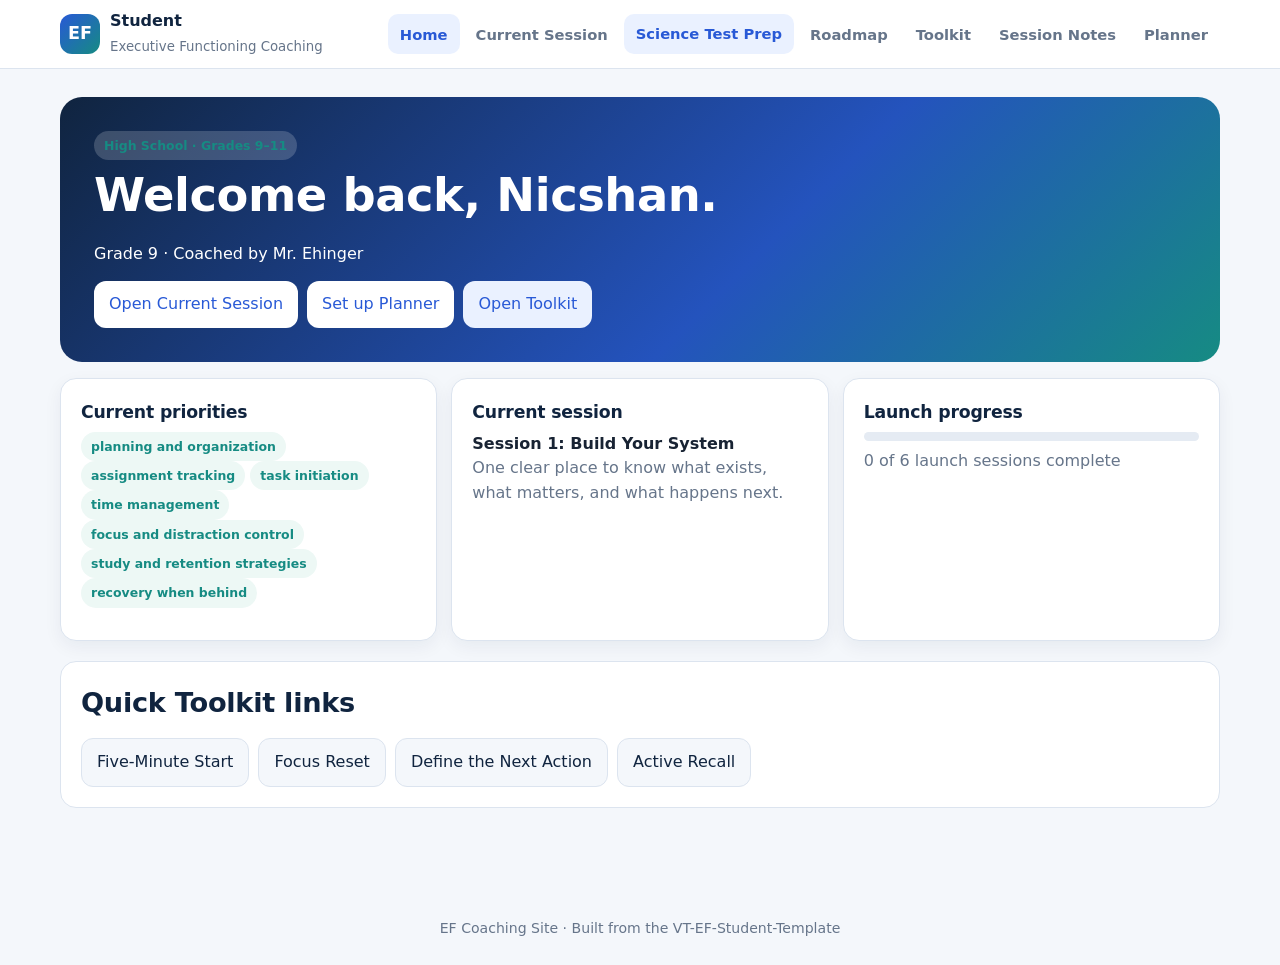
<file: index.html>
<!doctype html>
<html lang="en">
<head>
<meta charset="utf-8">
<meta name="viewport" content="width=device-width,initial-scale=1">
<meta name="description" content="Executive functioning coaching site — personalized via student-config.js.">
<title>EF Coaching Site</title>
<link rel="stylesheet" href="styles.css">
</head>
<body>

<header class="site-header">
  <div class="wrap bar">
    <div class="brand">
      <div class="mark">EF</div>
      <div class="brand-text"><b id="brandName">Student</b><small>Executive Functioning Coaching</small></div>
    </div>
    <nav class="tabs">
      <button class="active" data-tab="home">Home</button>
      <button data-tab="current-session">Current Session</button>
      <a href="study/science-unit1/" style="text-decoration:none;background:#eaf1ff;color:#2859d6;border-radius:10px;padding:9px 12px;font-weight:800;font-size:.92rem">Science Test Prep</a>
      <button data-tab="roadmap">Roadmap</button>
      <button data-tab="toolkit">Toolkit</button>
      <button data-tab="notes">Session Notes</button>
      <button data-tab="planner">Planner</button>
    </nav>
  </div>
</header>

<main class="wrap">
  <section id="home" class="tab-panel active"><div id="home-content"></div></section>
  <section id="current-session" class="tab-panel"><div id="current-session-content"></div></section>
  <section id="roadmap" class="tab-panel"><div id="roadmap-content"></div></section>
  <section id="toolkit" class="tab-panel"><div id="toolkit-content"></div></section>
  <section id="notes" class="tab-panel"><div id="notes-content"></div></section>
  <section id="planner" class="tab-panel"><div id="planner-content"></div></section>
</main>

<footer class="site-footer wrap">EF Coaching Site · Built from the VT-EF-Student-Template</footer>

<script src="student-config.js?v=1"></script>
<script src="content.js?v=1"></script>
<script>
  document.title = (window.STUDENT_CONFIG ? STUDENT_CONFIG.name + "'s EF Coaching Site" : "EF Coaching Site");
  document.addEventListener("DOMContentLoaded", () => {
    const el = document.getElementById("brandName");
    if (el && window.STUDENT_CONFIG) el.textContent = STUDENT_CONFIG.name + "'s EF Site";
  });
</script>
<script src="app.js?v=1"></script>
</body>
</html>
</file>
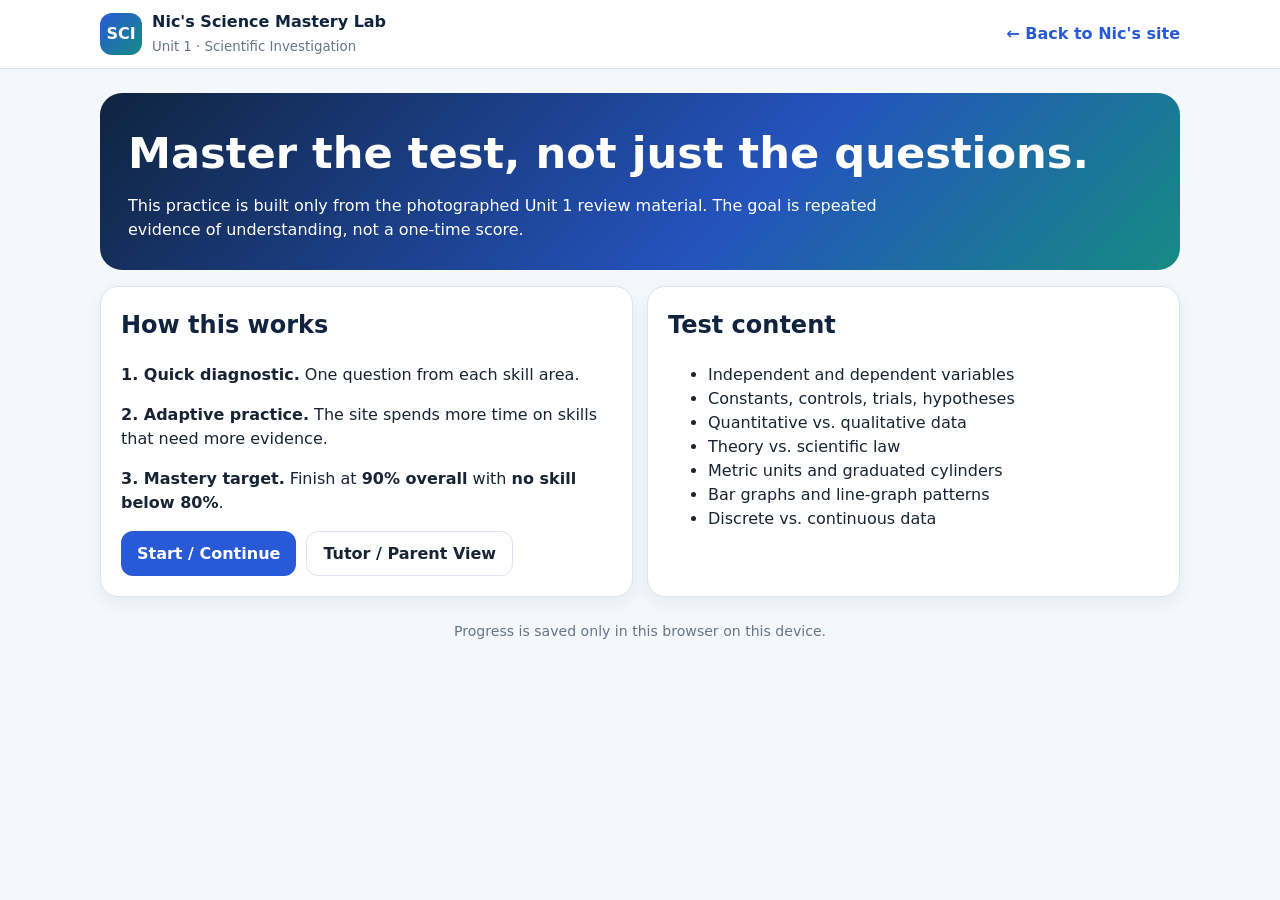
<file: study/science-unit1/index.html>
<!doctype html>
<html lang="en">
<head>
<meta charset="utf-8">
<meta name="viewport" content="width=device-width,initial-scale=1">
<meta name="description" content="Adaptive Unit 1 Scientific Investigation mastery practice for Nic.">
<title>Nic Science Mastery — Unit 1 Scientific Investigation</title>
<style>
:root{--navy:#10243f;--blue:#2859d6;--teal:#168b83;--green:#1d8a56;--amber:#b7791f;--red:#b23a3a;--bg:#f4f7fb;--text:#182333;--muted:#66758a;--line:#dce4ef;--radius:18px}*{box-sizing:border-box}body{margin:0;font-family:-apple-system,BlinkMacSystemFont,"Segoe UI",Inter,system-ui,sans-serif;background:var(--bg);color:var(--text);line-height:1.5}.wrap{width:min(1080px,calc(100% - 28px));margin:auto}header{position:sticky;top:0;z-index:10;background:rgba(255,255,255,.97);border-bottom:1px solid var(--line);backdrop-filter:blur(8px)}.bar{min-height:68px;display:flex;align-items:center;justify-content:space-between;gap:12px}.brand{display:flex;gap:10px;align-items:center}.mark{width:42px;height:42px;border-radius:12px;display:grid;place-items:center;color:white;font-weight:900;background:linear-gradient(135deg,var(--blue),var(--teal))}.brand b{display:block;color:var(--navy)}.brand small{color:var(--muted)}a.back{color:var(--blue);text-decoration:none;font-weight:800}main{padding:24px 0 64px}.hero{background:linear-gradient(135deg,var(--navy),#2453bd 60%,var(--teal));color:white;padding:28px;border-radius:22px;margin-bottom:16px}.hero h1{margin:0 0 8px;font-size:clamp(1.8rem,5vw,2.7rem)}.hero p{margin:0;max-width:760px}.grid{display:grid;gap:14px}.g2{grid-template-columns:repeat(2,minmax(0,1fr))}.g3{grid-template-columns:repeat(3,minmax(0,1fr))}.card{background:white;border:1px solid var(--line);border-radius:var(--radius);padding:20px;box-shadow:0 6px 18px rgba(16,36,63,.06)}h2,h3{color:var(--navy);margin-top:0}.muted{color:var(--muted)}.btn{border:0;border-radius:12px;padding:12px 16px;font-weight:800;font-size:1rem;cursor:pointer;font-family:inherit}.btn.primary{background:var(--blue);color:white}.btn.ghost{background:white;border:1px solid var(--line);color:var(--text)}.btn.warn{background:#fff2e2;color:#8a4f00}.actions{display:flex;gap:10px;flex-wrap:wrap}.hidden{display:none!important}.progress{height:12px;background:#e7edf5;border-radius:999px;overflow:hidden}.progress>span{display:block;height:100%;background:linear-gradient(90deg,var(--blue),var(--teal));border-radius:inherit}.skill-row{display:grid;grid-template-columns:minmax(160px,1fr) 2fr 58px;gap:10px;align-items:center;padding:9px 0;border-bottom:1px solid #eef2f7}.skill-row:last-child{border-bottom:0}.pct{text-align:right;font-weight:900}.question-meta{display:flex;justify-content:space-between;gap:10px;flex-wrap:wrap;margin-bottom:12px}.pill{display:inline-flex;padding:5px 9px;border-radius:999px;background:#eef3fb;color:var(--navy);font-size:.84rem;font-weight:800}.question{font-size:clamp(1.15rem,3vw,1.45rem);font-weight:800;color:var(--navy);margin:10px 0 18px}.choices{display:grid;gap:10px}.choice{width:100%;text-align:left;border:2px solid var(--line);background:white;border-radius:13px;padding:13px 14px;font-size:1rem;cursor:pointer;font-family:inherit}.choice:hover{border-color:#9db5f2;background:#f8faff}.feedback{margin-top:16px;padding:15px;border-radius:14px;font-weight:650}.feedback.good{background:#eaf8f0;color:#185d3b;border:1px solid #bfe5cf}.feedback.bad{background:#fff1f1;color:#7a2929;border:1px solid #efc6c6}.visual{margin:12px auto 18px;max-width:760px;overflow:auto}.visual svg{width:100%;height:auto;display:block;background:white;border:1px solid var(--line);border-radius:14px}.stat{font-size:2rem;font-weight:900;color:var(--navy)}.status-good{color:var(--green)}.status-warn{color:var(--amber)}.review-next{padding:14px;border-radius:14px;background:#fff7e8;border:1px solid #efddb9}.tiny{font-size:.88rem}.summary-list{margin:0;padding-left:20px}.footer-note{text-align:center;color:var(--muted);font-size:.88rem;margin-top:24px}@media(max-width:760px){.g2,.g3{grid-template-columns:1fr}.bar{padding:8px 0}.skill-row{grid-template-columns:1fr 1.3fr 52px}.hero{padding:22px}.card{padding:16px}}
</style>
</head>
<body>
<header><div class="wrap bar"><div class="brand"><div class="mark">SCI</div><div><b>Nic's Science Mastery Lab</b><small>Unit 1 · Scientific Investigation</small></div></div><a class="back" href="../../">← Back to Nic's site</a></div></header>
<main class="wrap">
<section class="hero"><h1>Master the test, not just the questions.</h1><p>This practice is built only from the photographed Unit 1 review material. The goal is repeated evidence of understanding, not a one-time score.</p></section>
<section id="startScreen" class="grid g2">
<div class="card"><h2>How this works</h2><p><b>1. Quick diagnostic.</b> One question from each skill area.</p><p><b>2. Adaptive practice.</b> The site spends more time on skills that need more evidence.</p><p><b>3. Mastery target.</b> Finish at <b>90% overall</b> with <b>no skill below 80%</b>.</p><div class="actions"><button class="btn primary" id="startBtn">Start / Continue</button><button class="btn ghost" id="summaryBtn">Tutor / Parent View</button></div></div>
<div class="card"><h2>Test content</h2><ul><li>Independent and dependent variables</li><li>Constants, controls, trials, hypotheses</li><li>Quantitative vs. qualitative data</li><li>Theory vs. scientific law</li><li>Metric units and graduated cylinders</li><li>Bar graphs and line-graph patterns</li><li>Discrete vs. continuous data</li></ul></div>
</section>
<section id="practiceScreen" class="hidden">
<div class="grid g3" style="margin-bottom:14px"><div class="card"><div class="muted tiny">Overall mastery</div><div class="stat" id="overallStat">—</div></div><div class="card"><div class="muted tiny">Questions attempted</div><div class="stat" id="attemptStat">0</div></div><div class="card"><div class="muted tiny">First-try accuracy</div><div class="stat" id="accuracyStat">—</div></div></div>
<div class="card"><div class="question-meta"><span class="pill" id="modePill">Diagnostic</span><span class="pill" id="skillPill">Skill</span></div><div id="visualHost" class="visual hidden"></div><div class="question" id="questionText"></div><div class="choices" id="choices"></div><div id="feedback" class="feedback hidden"></div><div class="actions" style="margin-top:16px"><button class="btn warn" id="dontKnowBtn">I don't know yet</button><button class="btn primary hidden" id="nextBtn">Next question</button><button class="btn ghost" id="viewProgressBtn">View mastery</button></div></div>
</section>
<section id="masteryScreen" class="hidden"><div class="grid g2"><div class="card"><h2>Mastery dashboard</h2><div id="skillDashboard"></div></div><div class="card"><h2>What to review next</h2><div class="review-next" id="reviewNext"></div><div style="height:14px"></div><div id="targetStatus"></div><div class="actions" style="margin-top:18px"><button class="btn primary" id="resumeBtn">Keep practicing</button><button class="btn ghost" id="tutorBtn">Tutor / Parent View</button></div></div></div></section>
<section id="summaryScreen" class="hidden"><div class="card"><div class="actions" style="justify-content:space-between;align-items:center"><h2 style="margin:0">Tutor / Parent Summary</h2><button class="btn ghost" id="backFromSummary">Back</button></div><div id="summaryContent" style="margin-top:18px"></div><div class="actions" style="margin-top:18px"><button class="btn primary" id="practiceFromSummary">Practice now</button><button class="btn ghost" id="resetBtn">Reset session</button></div></div></section>
<div class="footer-note">Progress is saved only in this browser on this device.</div>
</main>
<script>
(function(){
'use strict';
const SKILLS={
 variables:{label:'Experimental Variables',why:'Identify what is changed on purpose and what is measured.'},
 design:{label:'Hypotheses & Trials',why:'Recognize hypotheses, null hypotheses, and why repeated trials matter.'},
 data:{label:'Quantitative vs. Qualitative',why:'Tell numerical measurements from descriptive observations.'},
 control:{label:'Constants & Controls',why:'Separate factors kept the same from a comparison condition.'},
 theory:{label:'Theory vs. Scientific Law',why:'Distinguish explanations from descriptions of consistent patterns.'},
 measure:{label:'Measurement & Metric Units',why:'Choose metric units and read graduated cylinders.'},
 bar:{label:'Bar Graph Interpretation',why:'Estimate values and compare categories on bar graphs.'},
 line:{label:'Line Graph Patterns',why:'Read trends, highs/lows, and predict repeating patterns.'},
 discrete:{label:'Discrete vs. Continuous Data',why:'Recognize countable values versus measurements on a continuum.'}
};
const skillKeys=Object.keys(SKILLS),Q=[];
function add(skill,prompt,choices,answer,explain,visual){Q.push({id:'q'+(Q.length+1),skill,prompt,choices,answer,explain,visual});}
function barVisual(vals,labels){const max=Math.max(...vals),scale=430/(Math.ceil(max/50)*50||1),h=labels.length*48+65;let s=`<svg viewBox="0 0 700 ${h}" role="img"><text x="350" y="24" text-anchor="middle" font-size="18" font-weight="700">Resource Amounts</text>`;vals.forEach((v,i)=>{let y=48+i*48,w=v*scale;s+=`<text x="145" y="${y+18}" text-anchor="end" font-size="15">${labels[i]}</text><rect x="155" y="${y}" width="${w}" height="24" rx="4" fill="#2859d6"/><text x="${Math.min(620,165+w)}" y="${y+18}" font-size="14">${v}</text>`});return s+'</svg>';}
function lineVisual(vals){const W=700,H=300,p=45,max=Math.max(...vals),min=Math.min(...vals),dx=(W-2*p)/(vals.length-1),pts=vals.map((v,i)=>`${p+i*dx},${H-p-(v-min)/(max-min||1)*(H-2*p)}`);let s=`<svg viewBox="0 0 ${W} ${H}" role="img"><text x="350" y="24" text-anchor="middle" font-size="18" font-weight="700">Observed Pattern Over Time</text><line x1="45" y1="255" x2="655" y2="255" stroke="#66758a"/><line x1="45" y1="45" x2="45" y2="255" stroke="#66758a"/><polyline points="${pts.join(' ')}" fill="none" stroke="#168b83" stroke-width="5"/>`;pts.forEach((pt,i)=>{const [x,y]=pt.split(',');s+=`<circle cx="${x}" cy="${y}" r="6" fill="#10243f"/><text x="${x}" y="278" text-anchor="middle" font-size="12">${i+1}</text>`});return s+'</svg>';}
function cylinderVisual(value,max=50,step=5){const yB=255,yT=35,u=yB-yT,level=yB-(value/max)*u;let s=`<svg viewBox="0 0 360 300" role="img"><text x="180" y="24" text-anchor="middle" font-size="18" font-weight="700">Graduated Cylinder (mL)</text><path d="M120 40 L120 255 Q120 278 180 278 Q240 278 240 255 L240 40" fill="none" stroke="#10243f" stroke-width="5"/><rect x="123" y="${level}" width="114" height="${255-level}" fill="#bfe4ff"/>`;for(let v=0;v<=max;v+=step){let y=yB-(v/max)*u;s+=`<line x1="120" y1="${y}" x2="${v%10===0?145:135}" y2="${y}" stroke="#10243f" stroke-width="2"/><text x="108" y="${y+5}" text-anchor="end" font-size="13">${v}</text>`}return s+`<path d="M123 ${level} Q180 ${level+8} 237 ${level}" fill="none" stroke="#2859d6" stroke-width="3"/></svg>`;}
add('variables','A student changes battery voltage and measures flashlight brightness. What is the independent variable?',['Brightness','Battery voltage','Flashlight brand','Number of trials'],1,'The independent variable is what the experimenter changes on purpose: battery voltage.');
add('variables','Plants receive different hours of light. Their height is measured after two weeks. What is the dependent variable?',['Hours of light','Plant height','Soil type','Ruler'],1,'The dependent variable is the measured outcome: plant height.');
add('variables','A student changes water temperature and records tablet dissolving time. What is the independent variable?',['Dissolving time','Water temperature','Tablet size','Stopwatch'],1,'Water temperature is intentionally changed.');
add('variables','Different voltages are tested to see how they affect flashlight brightness. Which belongs on the y-axis?',['Voltage','Brightness','Trial number','Battery brand'],1,'The dependent variable, brightness, belongs on the y-axis.');
add('design','Which is the best hypothesis?',['Voltage has no relationship to brightness.','If voltage increases, brightness will increase.','Flashlights are useful.','Record results in a table.'],1,'A hypothesis is a testable prediction connecting the variables.');
add('design','Which is a null hypothesis?',['If voltage rises, brightness rises.','Voltage has no effect on brightness.','Brightness can be measured.','Five trials are enough.'],1,'A null hypothesis predicts no effect or relationship.');
add('design','Why repeat several trials?',['To change the independent variable','To improve reliability and reduce random error','To make a control group','To prove the hypothesis'],1,'Repeated trials make results more reliable.');
add('design','What does five trials mean?',['Five variables','Five repetitions','Five controls','Five hypotheses'],1,'Trials are repeated runs of the same test or condition.');
add('data','Which observation is quantitative?',['The liquid is cloudy.','The flower smells sweet.','The sample has a mass of 18 g.','The surface feels rough.'],2,'Quantitative observations contain numbers or measurements.');
add('data','Which observation is qualitative?',['32 mL','14 g','The solution turned dark blue.','4 cm'],2,'Qualitative observations describe qualities rather than measurements.');
add('data','“The flashlight produced 425 units of brightness” is what type of data?',['Qualitative','Quantitative','A control','A constant'],1,'A numerical measurement is quantitative data.');
add('data','“The sample became cloudy and pale yellow” is what type of observation?',['Quantitative','Qualitative','Discrete','A law'],1,'Color and appearance descriptions are qualitative.');
add('control','Every flashlight uses the same bulb model. The bulb model is a…',['Dependent variable','Constant','Control group','Null hypothesis'],1,'A constant is kept the same across all conditions.');
add('control','Plants with fertilizer are compared with plants receiving no fertilizer. The no-fertilizer plants are the…',['Independent variable','Control group','Dependent variable','Trials'],1,'The control group provides a baseline for comparison.');
add('control','What is the difference between a constant and a control?',['They are identical.','A constant stays the same; a control is the baseline comparison.','A control is measured; a constant is changed.','A constant is always zero.'],1,'A constant is held unchanged; a control is the comparison condition.');
add('control','Which is most likely a constant in a flashlight test?',['Battery voltage','Brightness','Same flashlight model','Graph type'],2,'Using the same flashlight model keeps that factor from affecting results.');
add('theory','Which best describes a scientific theory?',['A guess with no evidence','A well-supported explanation for how or why something happens','A measurement unit','A rule that can never change'],1,'A scientific theory is a broad, evidence-supported explanation.');
add('theory','Which best describes a scientific law?',['An explanation of why a pattern happens','A description of a consistent relationship or pattern','An opinion','A single trial'],1,'A scientific law describes a consistent relationship or pattern.');
add('theory','A statement describes a repeatedly observed relationship but does not explain the mechanism. It is most like a…',['Scientific law','Scientific theory','Null hypothesis','Qualitative variable'],0,'Laws describe consistent natural relationships.');
add('theory','A strongly supported framework explains many observations. It is most like a…',['Control group','Scientific theory','Scientific law','Constant'],1,'Theories explain how or why phenomena occur.');
add('measure','Best unit for mass of a small lab sample?',['grams (g)','liters (L)','cm²','mL/s'],0,'Mass is commonly measured in grams.');
add('measure','Best unit for liquid volume in a graduated cylinder?',['grams','milliliters','cm²','degrees'],1,'Graduated cylinders commonly measure milliliters.');
add('measure','Best unit for area of a small flat surface?',['cm²','mL','g','L/s'],0,'Area uses square units such as cm².');
add('measure','Read the graduated cylinder. What volume is shown?',['25 mL','30 mL','35 mL','40 mL'],2,'Read the bottom of the meniscus. It is about 35 mL.',()=>cylinderVisual(35));
add('measure','Read the graduated cylinder. What volume is shown?',['15 mL','20 mL','25 mL','30 mL'],1,'The bottom of the meniscus is about 20 mL.',()=>cylinderVisual(20));
add('bar','About how much is shown for Category B?',['100','200','300','450'],2,'Category B is approximately 300.',()=>barVisual([150,300,450,250],['A','B','C','D']));
add('bar','Which category has the greatest amount?',['A','B','C','D'],2,'Category C has the longest bar.',()=>barVisual([150,300,450,250],['A','B','C','D']));
add('bar','Which two categories are closest to approximately equal?',['A and B','B and D','C and D','A and C'],1,'B and D are the closest pair.',()=>barVisual([125,300,475,275],['A','B','C','D']));
add('bar','Which category has the least amount?',['North','South','East','West'],0,'North has the shortest bar.',()=>barVisual([100,350,225,300],['North','South','East','West']));
add('line','After the final low point in this repeating pattern, what is the best prediction?',['It will probably begin rising again.','It must stay at zero.','It becomes a bar graph.','Patterns cannot support predictions.'],0,'A repeating cycle supports predicting another rise.',()=>lineVisual([2,5,9,5,2,5,9,5,2]));
add('line','At which observation is the value greatest?',['2','3','5','7'],1,'Observation 3 is the highest among the choices.',()=>lineVisual([2,5,9,5,2,6,8,4,2]));
add('line','Which statement best describes this graph?',['It shows a repeating cycle of increases and decreases.','It stays constant.','It only decreases.','It has no pattern.'],0,'The values repeatedly rise and fall.',()=>lineVisual([2,5,9,5,2,5,9,5,2]));
add('line','Which observation has the least value?',['1','3','4','6'],0,'Observation 1 is the lowest among the choices.',()=>lineVisual([1,5,8,4,2,6,9,5,2]));
add('discrete','The number of batteries used in each trial is…',['Continuous','Discrete','Qualitative','A control'],1,'Counts such as 1, 2, or 3 batteries are discrete.');
add('discrete','The exact volume of water measured in a cylinder is usually…',['Discrete','Continuous','Qualitative','A hypothesis'],1,'Volume can take any value within a range, so it is continuous.');
add('discrete','Which is discrete data?',['Water temperature','Rock mass','Number of trials','Liquid volume'],2,'A number of trials is a count.');
add('discrete','Which is continuous data?',['Number of students','Number of flashlights','Brightness measured on a scale','Number of batteries'],2,'A measured quantity varying along a scale is continuous.');
const KEY='nic-science-unit1-mastery-v2';
function fresh(){let skills={};skillKeys.forEach(k=>skills[k]={mastery:50,attempts:0,correct:0,wrong:0,streak:0});return{phase:'diagnostic',diagIndex:0,skills,total:0,correctFirst:0,misses:{},seen:[],reviewQueue:[],current:null,answered:false,started:false};}
let state=load();
function load(){try{const x=JSON.parse(localStorage.getItem(KEY));if(x&&x.skills)return x}catch(e){}return fresh()}
function save(){localStorage.setItem(KEY,JSON.stringify(state))}
function overall(){return Math.round(skillKeys.reduce((s,k)=>s+state.skills[k].mastery,0)/skillKeys.length)}
function weakest(){return skillKeys.slice().sort((a,b)=>state.skills[a].mastery-state.skills[b].mastery)[0]}
function targetReached(){return overall()>=90&&skillKeys.every(k=>state.skills[k].mastery>=80)}
function firstAccuracy(){return state.total?Math.round(state.correctFirst/state.total*100):0}
function qForSkill(skill,exclude=[]){let pool=Q.filter(q=>q.skill===skill&&!exclude.includes(q.id));if(!pool.length)pool=Q.filter(q=>q.skill===skill);return pool[Math.floor(Math.random()*pool.length)]}
function diagnosticQuestion(){return qForSkill(skillKeys[state.diagIndex],state.seen.slice(-6))}
function weightedSkill(){if(state.reviewQueue.length&&state.total%3===0)return state.reviewQueue.shift();let entries=skillKeys.map(k=>({k,w:Math.max(4,101-state.skills[k].mastery)})),sum=entries.reduce((a,b)=>a+b.w,0),r=Math.random()*sum;for(const e of entries){r-=e.w;if(r<=0)return e.k}return weakest()}
function nextQuestion(){let q;if(state.phase==='diagnostic'&&state.diagIndex<skillKeys.length)q=diagnosticQuestion();else{if(state.phase==='diagnostic')state.phase='practice';q=qForSkill(weightedSkill(),state.seen.slice(-8))}state.current=q.id;state.answered=false;state.seen.push(q.id);state.seen=state.seen.slice(-30);save();renderQuestion(q)}
function getQ(){return Q.find(q=>q.id===state.current)}
function updateSkill(skill,correct){const s=state.skills[skill];s.attempts++;if(correct){s.correct++;s.streak++;s.mastery=Math.min(100,s.mastery+20)}else{s.wrong++;s.streak=0;s.mastery=Math.max(0,s.mastery-20);state.misses[skill]=(state.misses[skill]||0)+1;state.reviewQueue.push(skill,skill)}}
function answer(index,isDontKnow=false){if(state.answered)return;const q=getQ(),correct=!isDontKnow&&index===q.answer;state.answered=true;state.total++;if(correct)state.correctFirst++;updateSkill(q.skill,correct);if(state.phase==='diagnostic')state.diagIndex++;save();document.querySelectorAll('.choice').forEach((b,i)=>{b.disabled=true;if(i===q.answer)b.style.borderColor='#1d8a56';if(i===index&&!correct)b.style.borderColor='#b23a3a'});const fb=document.getElementById('feedback');fb.className='feedback '+(correct?'good':'bad');fb.innerHTML=correct?'<b>Correct.</b> '+q.explain:(isDontKnow?'<b>Good choice instead of guessing.</b> ':'<b>Not yet.</b> ')+q.explain;fb.classList.remove('hidden');document.getElementById('nextBtn').classList.remove('hidden');document.getElementById('dontKnowBtn').classList.add('hidden');updateTopStats()}
function renderQuestion(q){show('practiceScreen');document.getElementById('modePill').textContent=state.phase==='diagnostic'?'Diagnostic '+Math.min(state.diagIndex+1,skillKeys.length)+'/'+skillKeys.length:'Adaptive Practice';document.getElementById('skillPill').textContent=SKILLS[q.skill].label;document.getElementById('questionText').textContent=q.prompt;const host=document.getElementById('visualHost');if(q.visual){host.innerHTML=q.visual();host.classList.remove('hidden')}else{host.innerHTML='';host.classList.add('hidden')}const c=document.getElementById('choices');c.innerHTML='';q.choices.forEach((x,i)=>{const b=document.createElement('button');b.className='choice';b.textContent=String.fromCharCode(65+i)+'. '+x;b.onclick=()=>answer(i);c.appendChild(b)});document.getElementById('feedback').classList.add('hidden');document.getElementById('nextBtn').classList.add('hidden');document.getElementById('dontKnowBtn').classList.remove('hidden');updateTopStats()}
function updateTopStats(){document.getElementById('overallStat').textContent=overall()+'%';document.getElementById('attemptStat').textContent=state.total;document.getElementById('accuracyStat').textContent=state.total?firstAccuracy()+'%':'—'}
function renderMastery(){show('masteryScreen');let html='';skillKeys.forEach(k=>{let m=state.skills[k].mastery;html+=`<div class="skill-row"><div><b>${SKILLS[k].label}</b></div><div class="progress"><span style="width:${m}%"></span></div><div class="pct">${m}%</div></div>`});document.getElementById('skillDashboard').innerHTML=html;let w=weakest();document.getElementById('reviewNext').innerHTML=`<b>${SKILLS[w].label}</b><br><span class="muted">${SKILLS[w].why}</span><br><span class="tiny">Current mastery: ${state.skills[w].mastery}%</span>`;document.getElementById('targetStatus').innerHTML=targetReached()?`<h3 class="status-good">✓ Mastery target reached</h3><p>Overall ${overall()}%, with every skill at 80% or higher.</p>`:`<h3 class="status-warn">Still building mastery</h3><p>Overall: <b>${overall()}%</b>. Goal: 90% overall and no skill below 80%.</p>`}
function renderSummary(){show('summaryScreen');let misses=skillKeys.filter(k=>state.misses[k]).sort((a,b)=>(state.misses[b]||0)-(state.misses[a]||0)),diagDone=state.diagIndex>=skillKeys.length,rows=skillKeys.map(k=>`<div class="skill-row"><div><b>${SKILLS[k].label}</b><div class="tiny muted">${state.skills[k].correct} correct · ${state.skills[k].wrong} missed</div></div><div class="progress"><span style="width:${state.skills[k].mastery}%"></span></div><div class="pct">${state.skills[k].mastery}%</div></div>`).join('');document.getElementById('summaryContent').innerHTML=`<div class="grid g3"><div><div class="muted tiny">Diagnostic</div><div class="stat">${diagDone?'Complete':'In progress'}</div></div><div><div class="muted tiny">First-try accuracy</div><div class="stat">${state.total?firstAccuracy()+'%':'—'}</div></div><div><div class="muted tiny">Mastery target</div><div class="stat ${targetReached()?'status-good':'status-warn'}">${targetReached()?'Reached':'Not yet'}</div></div></div><hr style="border:0;border-top:1px solid #e5ebf3;margin:22px 0"><h3>Mastery by skill</h3>${rows}<h3 style="margin-top:22px">Most frequently missed</h3>${misses.length?`<ol class="summary-list">${misses.slice(0,4).map(k=>`<li><b>${SKILLS[k].label}</b> — ${state.misses[k]} miss${state.misses[k]===1?'':'es'}</li>`).join('')}</ol>`:'<p class="muted">No missed concepts recorded yet.</p>'}<p style="margin-top:18px"><b>Total attempts:</b> ${state.total} &nbsp; · &nbsp; <b>Overall mastery:</b> ${overall()}%</p>`}
function show(id){['startScreen','practiceScreen','masteryScreen','summaryScreen'].forEach(x=>document.getElementById(x).classList.toggle('hidden',x!==id));window.scrollTo({top:0,behavior:'smooth'})}
function begin(){state.started=true;save();if(state.current&&!state.answered)renderQuestion(getQ());else nextQuestion()}
document.getElementById('startBtn').onclick=begin;document.getElementById('summaryBtn').onclick=renderSummary;document.getElementById('nextBtn').onclick=()=>targetReached()?renderMastery():nextQuestion();document.getElementById('dontKnowBtn').onclick=()=>answer(-1,true);document.getElementById('viewProgressBtn').onclick=renderMastery;document.getElementById('resumeBtn').onclick=nextQuestion;document.getElementById('tutorBtn').onclick=renderSummary;document.getElementById('backFromSummary').onclick=()=>state.started?renderMastery():show('startScreen');document.getElementById('practiceFromSummary').onclick=()=>state.current&&!state.answered?renderQuestion(getQ()):nextQuestion();document.getElementById('resetBtn').onclick=()=>{if(confirm('Reset all science mastery progress on this device?')){state=fresh();save();show('startScreen')}};
updateTopStats();
})();
</script>
</body>
</html>
</file>
<file: styles.css>
/* ==========================================================================
   VT-EF-Student-Template — single visual system used at all three levels.
   Level differentiation changes wording/scaffolding, not this stylesheet.
   ========================================================================== */

:root {
  --navy: #10243f;
  --blue: #2859d6;
  --teal: #168b83;
  --bg: #f4f7fb;
  --text: #182333;
  --muted: #66758a;
  --line: #dce4ef;
  --green-soft: #edf8f5;
  --amber-soft: #fff7e6;
  --purple-soft: #f3efff;
  --red-soft: #fff0f0;
  --radius: 16px;
}

* { box-sizing: border-box; }

body {
  margin: 0;
  font-family: -apple-system, BlinkMacSystemFont, "Segoe UI", Inter, system-ui, sans-serif;
  background: var(--bg);
  color: var(--text);
  line-height: 1.55;
}

.wrap { width: min(1160px, calc(100% - 28px)); margin: 0 auto; }

a { color: var(--blue); }

h1, h2, h3 { color: var(--navy); letter-spacing: -0.01em; }
h1 { font-size: clamp(1.9rem, 4.5vw, 2.9rem); margin: 0 0 10px; }
h2 { font-size: clamp(1.3rem, 3vw, 1.7rem); margin: 0 0 8px; }
h3 { font-size: 1.08rem; margin: 0 0 6px; }

p { margin: 0 0 12px; }
.muted { color: var(--muted); }
.lead { color: var(--muted); max-width: 760px; }

/* ---------- header / nav ---------- */
header.site-header {
  position: sticky;
  top: 0;
  z-index: 20;
  background: rgba(255, 255, 255, 0.96);
  border-bottom: 1px solid var(--line);
  backdrop-filter: blur(8px);
}
.bar { min-height: 68px; display: flex; align-items: center; justify-content: space-between; gap: 14px; flex-wrap: wrap; padding: 8px 0; }
.brand { display: flex; gap: 10px; align-items: center; }
.brand .mark {
  width: 40px; height: 40px; border-radius: 12px; display: grid; place-items: center;
  color: #fff; font-weight: 900; font-size: 1.1rem;
  background: linear-gradient(135deg, var(--blue), var(--teal));
  flex-shrink: 0;
}
.brand-text b { display: block; color: var(--navy); font-size: 1rem; }
.brand-text small { color: var(--muted); }

nav.tabs { display: flex; gap: 4px; flex-wrap: wrap; }
nav.tabs button {
  border: 0; background: transparent; color: var(--muted);
  border-radius: 10px; padding: 9px 12px; font-weight: 700; font-size: 0.92rem;
  cursor: pointer; font-family: inherit;
}
nav.tabs button.active, nav.tabs button:hover { background: #eaf1ff; color: var(--blue); }

/* ---------- layout ---------- */
main { padding: 28px 0 70px; }
.tab-panel { display: none; }
.tab-panel.active { display: block; }

.hero {
  padding: 34px; border-radius: 22px; color: #fff;
  background: linear-gradient(135deg, var(--navy), #2453bd 60%, var(--teal));
}
.hero h1, .hero p { color: #fff; }
.hero .tag { background: rgba(255,255,255,.18); }

.grid { display: grid; gap: 14px; }
.g2 { grid-template-columns: repeat(2, 1fr); }
.g3 { grid-template-columns: repeat(3, 1fr); }

.card {
  background: #fff; border: 1px solid var(--line); border-radius: var(--radius);
  padding: 20px; box-shadow: 0 6px 18px rgba(16, 36, 63, 0.06);
}

.tag {
  display: inline-block; padding: 5px 10px; border-radius: 999px;
  font-weight: 800; font-size: 0.78rem; background: var(--green-soft); color: var(--teal);
}
.status { display: inline-block; padding: 4px 9px; border-radius: 999px; font-weight: 800; font-size: 0.76rem; }
.status.current { background: #eaf1ff; color: var(--blue); }
.status.complete { background: var(--green-soft); color: #11645d; }
.status.later { background: #f0f3f7; color: #667085; }

.actions { display: flex; gap: 9px; flex-wrap: wrap; margin-top: 14px; }
.btn {
  border: 0; border-radius: 12px; padding: 11px 15px; font-weight: 800;
  cursor: pointer; font: inherit; text-decoration: none; display: inline-flex;
  align-items: center; gap: 6px;
}
.btn.blue { background: var(--blue); color: #fff; }
.btn.teal { background: var(--teal); color: #fff; }
.btn.soft { background: #eaf1ff; color: var(--blue); }
.btn.white { background: #fff; color: var(--blue); }
.btn.ghost { background: var(--bg); color: var(--navy); border: 1px solid var(--line); }
.btn[disabled] { opacity: .55; cursor: not-allowed; }

.callout {
  background: var(--green-soft); border-left: 5px solid var(--teal);
  padding: 13px 16px; border-radius: 12px; margin: 14px 0;
}
.callout.warning { background: var(--amber-soft); border-left-color: #d97706; }
.callout.purple { background: var(--purple-soft); border-left-color: #6b46c1; }

.progress { height: 9px; background: #e5ebf3; border-radius: 999px; overflow: hidden; }
.progress > div { height: 100%; background: linear-gradient(90deg, var(--blue), var(--teal)); }

/* ---------- forms ---------- */
label { display: block; font-weight: 800; color: var(--navy); margin: 12px 0 6px; font-size: 0.94rem; }
input[type="text"], textarea, select {
  width: 100%; padding: 10px 12px; border: 1px solid #ccd7e5; border-radius: 10px;
  background: #fff; font: inherit; color: var(--text);
}
textarea { min-height: 78px; resize: vertical; }
.save-note { font-size: 0.85rem; color: var(--muted); }

/* ---------- session step ---------- */
.step {
  background: #fff; border: 1px solid var(--line); border-radius: var(--radius);
  padding: 20px; margin: 14px 0;
}
.step .time-badge { font-size: 0.8rem; color: var(--muted); font-weight: 700; }
.prompt-list { display: grid; gap: 10px; margin-top: 10px; }

/* ---------- tutor guide (collapsible) ---------- */
details.tutor-guide {
  margin-top: 14px; border: 1px dashed #b7c3d6; border-radius: 12px;
  background: #fbfcfe; padding: 4px 14px;
}
details.tutor-guide summary {
  cursor: pointer; font-weight: 800; color: var(--navy); padding: 10px 0;
  list-style: none;
}
details.tutor-guide summary::-webkit-details-marker { display: none; }
details.tutor-guide summary::before { content: "👤 "; }
details.tutor-guide .tg-row { padding: 8px 0; border-top: 1px solid var(--line); }
details.tutor-guide .tg-row:first-of-type { border-top: 0; }
details.tutor-guide .tg-label { font-weight: 800; color: var(--teal); font-size: 0.82rem; text-transform: uppercase; letter-spacing: 0.03em; }

/* ---------- roadmap ---------- */
.session-row {
  display: grid; grid-template-columns: 90px 1fr auto; gap: 14px; align-items: center;
  padding: 14px 0; border-top: 1px solid #edf0f5;
}
.session-row:first-of-type { border-top: 0; }

/* ---------- toolkit ---------- */
.toolkit-group { margin: 22px 0; }
.toolkit-group h2 { border-bottom: 2px solid var(--line); padding-bottom: 8px; }
.tool-card { border-left: 5px solid var(--teal); }
.tool-card ol { margin: 8px 0 0; padding-left: 20px; }
.tool-card li { margin: 4px 0; }
.tool-workspace { margin-top: 12px; padding-top: 12px; border-top: 1px dashed var(--line); }
.timer-display { font-size: 2.1rem; font-weight: 800; text-align: center; margin: 8px 0; color: var(--navy); }

/* ---------- active recall widget ---------- */
.recall-box { background: var(--bg); border: 1px solid var(--line); border-radius: 12px; padding: 14px; margin-top: 10px; }
.recall-answer { white-space: pre-wrap; }

/* ---------- footer ---------- */
footer.site-footer { padding: 26px 0; text-align: center; color: var(--muted); font-size: 0.88rem; }

/* ---------- badges for level ---------- */
.level-badge {
  display: inline-block; padding: 4px 10px; border-radius: 999px;
  background: var(--purple-soft); color: #5a43c5; font-weight: 800; font-size: 0.78rem;
}

/* ---------- responsive ---------- */
@media (max-width: 900px) {
  .bar { flex-direction: column; align-items: flex-start; }
  nav.tabs { overflow-x: auto; flex-wrap: nowrap; width: 100%; padding-bottom: 4px; }
  nav.tabs button { white-space: nowrap; }
  .g2, .g3 { grid-template-columns: 1fr; }
  .session-row { grid-template-columns: 1fr; }
}

@media print {
  header.site-header, .actions, footer.site-footer { display: none !important; }
  .tab-panel { display: block !important; }
}
</file>
